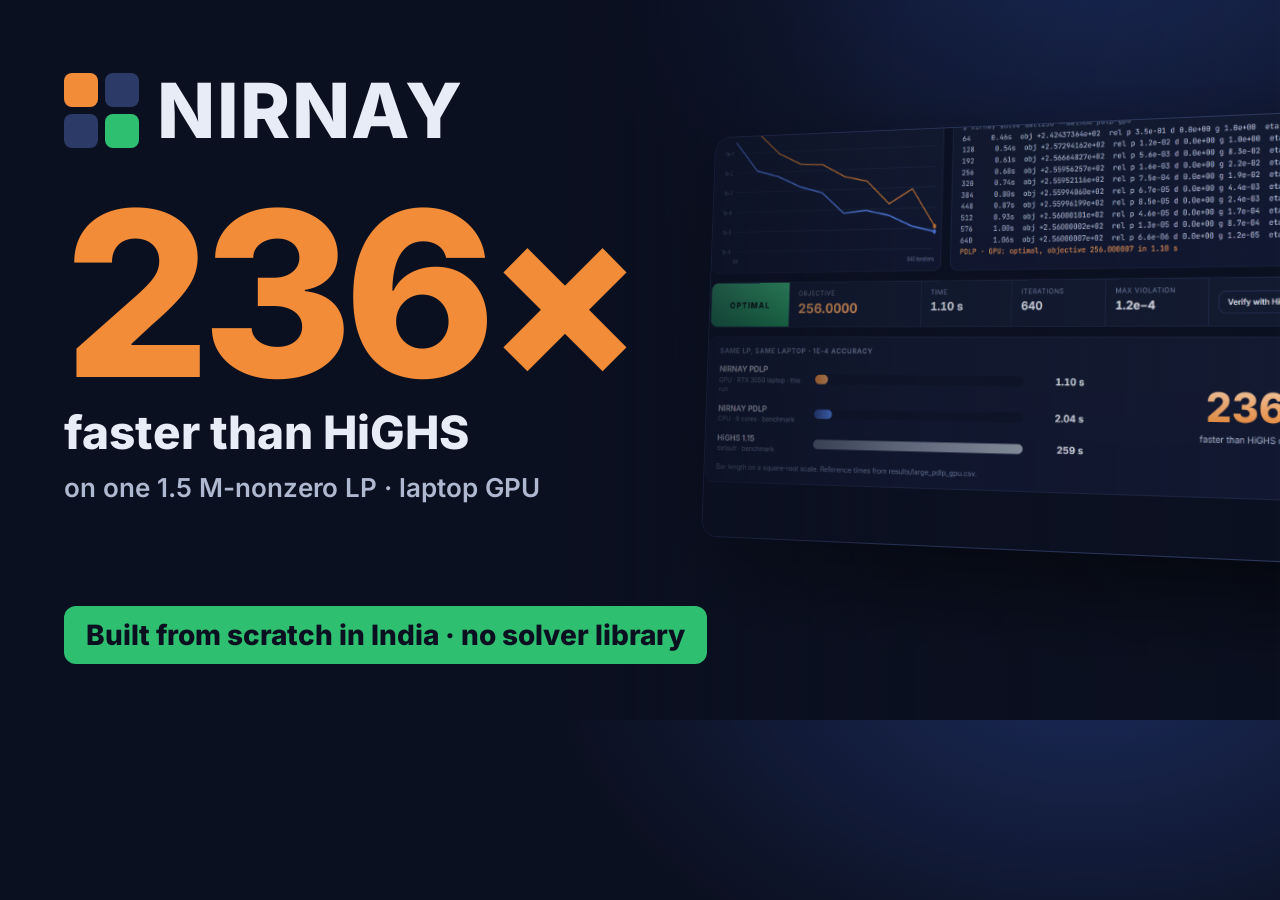
<file: demo/video/thumb/thumb.html>
<!doctype html><html><head><meta charset="utf-8"><style>
@font-face{font-family:Inter;font-weight:600;src:url(inter-latin-600-normal.woff2)}
@font-face{font-family:Inter;font-weight:800;src:url(inter-latin-800-normal.woff2)}
html,body{margin:0;width:1280px;height:720px;overflow:hidden}
body{font-family:Inter;color:#E8ECF6;background:radial-gradient(900px 600px at 85% -10%,#1B2A5A 0%,rgba(27,42,90,0) 60%),radial-gradient(700px 500px at -10% 110%,#2A1E3E 0%,rgba(42,30,62,0) 55%),#0B1020;position:relative}
.shot{position:absolute;right:-150px;top:120px;width:760px;border-radius:18px;border:1px solid #2E3B63;box-shadow:0 40px 90px rgba(0,0,0,.6);transform:perspective(1400px) rotateY(-16deg) rotateX(4deg);opacity:.95}
.fade{position:absolute;inset:0;background:linear-gradient(90deg,#0B1020 0%,#0B1020 44%,rgba(11,16,32,.2) 70%,rgba(11,16,32,0) 100%)}
.l{position:absolute;left:64px;top:64px;width:720px}
.wm{display:flex;align-items:center;gap:18px}
.mk{display:grid;grid-template-columns:34px 34px;gap:7px}.mk i{width:34px;height:34px;border-radius:8px;background:#2B3A66}
.mk i:nth-child(1){background:#F28C38}.mk i:nth-child(4){background:#2FBF71}
.name{font-weight:800;font-size:76px;letter-spacing:.02em}
.x{font-weight:800;font-size:230px;line-height:.9;color:#F28C38;margin-top:34px;letter-spacing:-.04em}
.sub{font-weight:800;font-size:46px;line-height:1.1;margin-top:10px}
.small{font-weight:600;font-size:26px;color:#AEB8D0;margin-top:14px}
.chip{position:absolute;left:64px;bottom:56px;font-weight:800;font-size:28px;color:#0B1020;background:#2FBF71;padding:12px 22px;border-radius:12px}
</style></head><body>
<img class="shot" src="shot.png"><div class="fade"></div>
<div class="l">
 <div class="wm"><div class="mk"><i></i><i></i><i></i><i></i></div><div class="name">NIRNAY</div></div>
 <div class="x">236×</div>
 <div class="sub">faster than HiGHS</div>
 <div class="small">on one 1.5 M-nonzero LP · laptop GPU</div>
</div>
<div class="chip">Built from scratch in India · no solver library</div>
</body></html>
</file>
